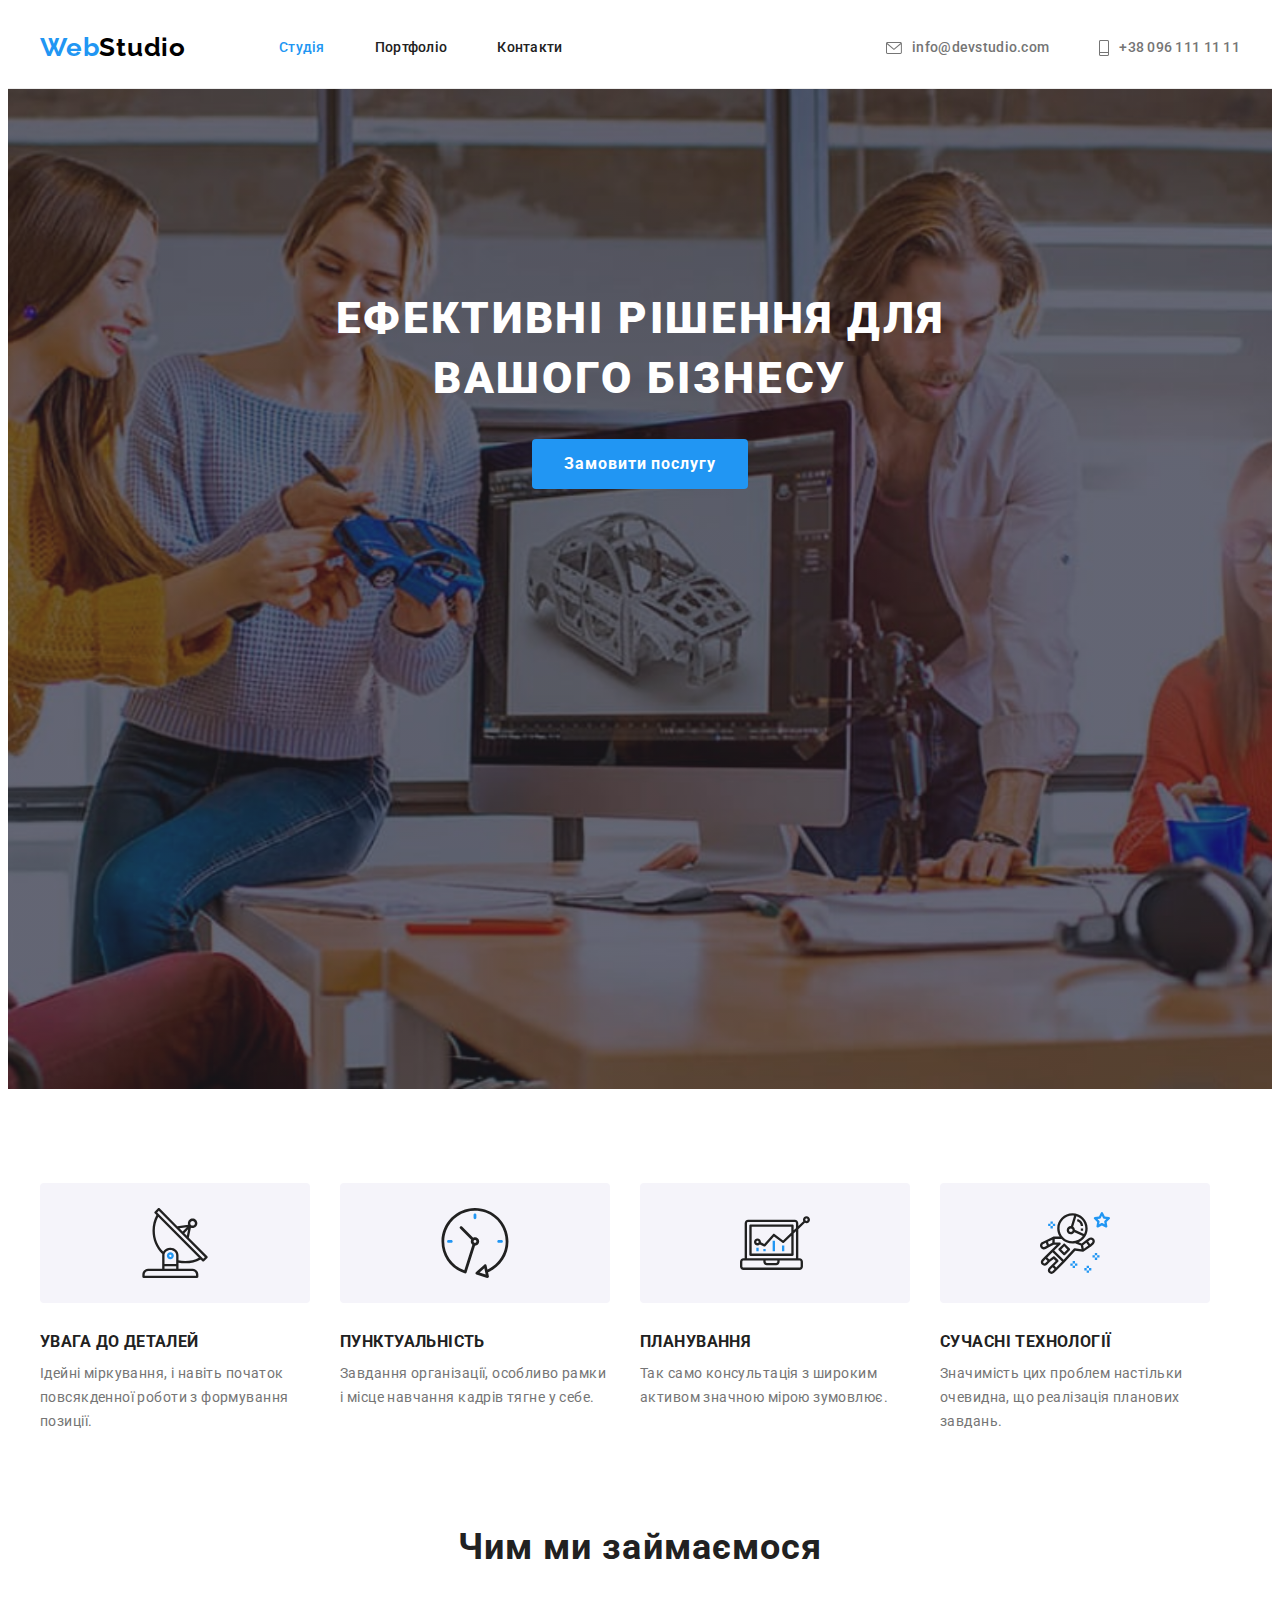
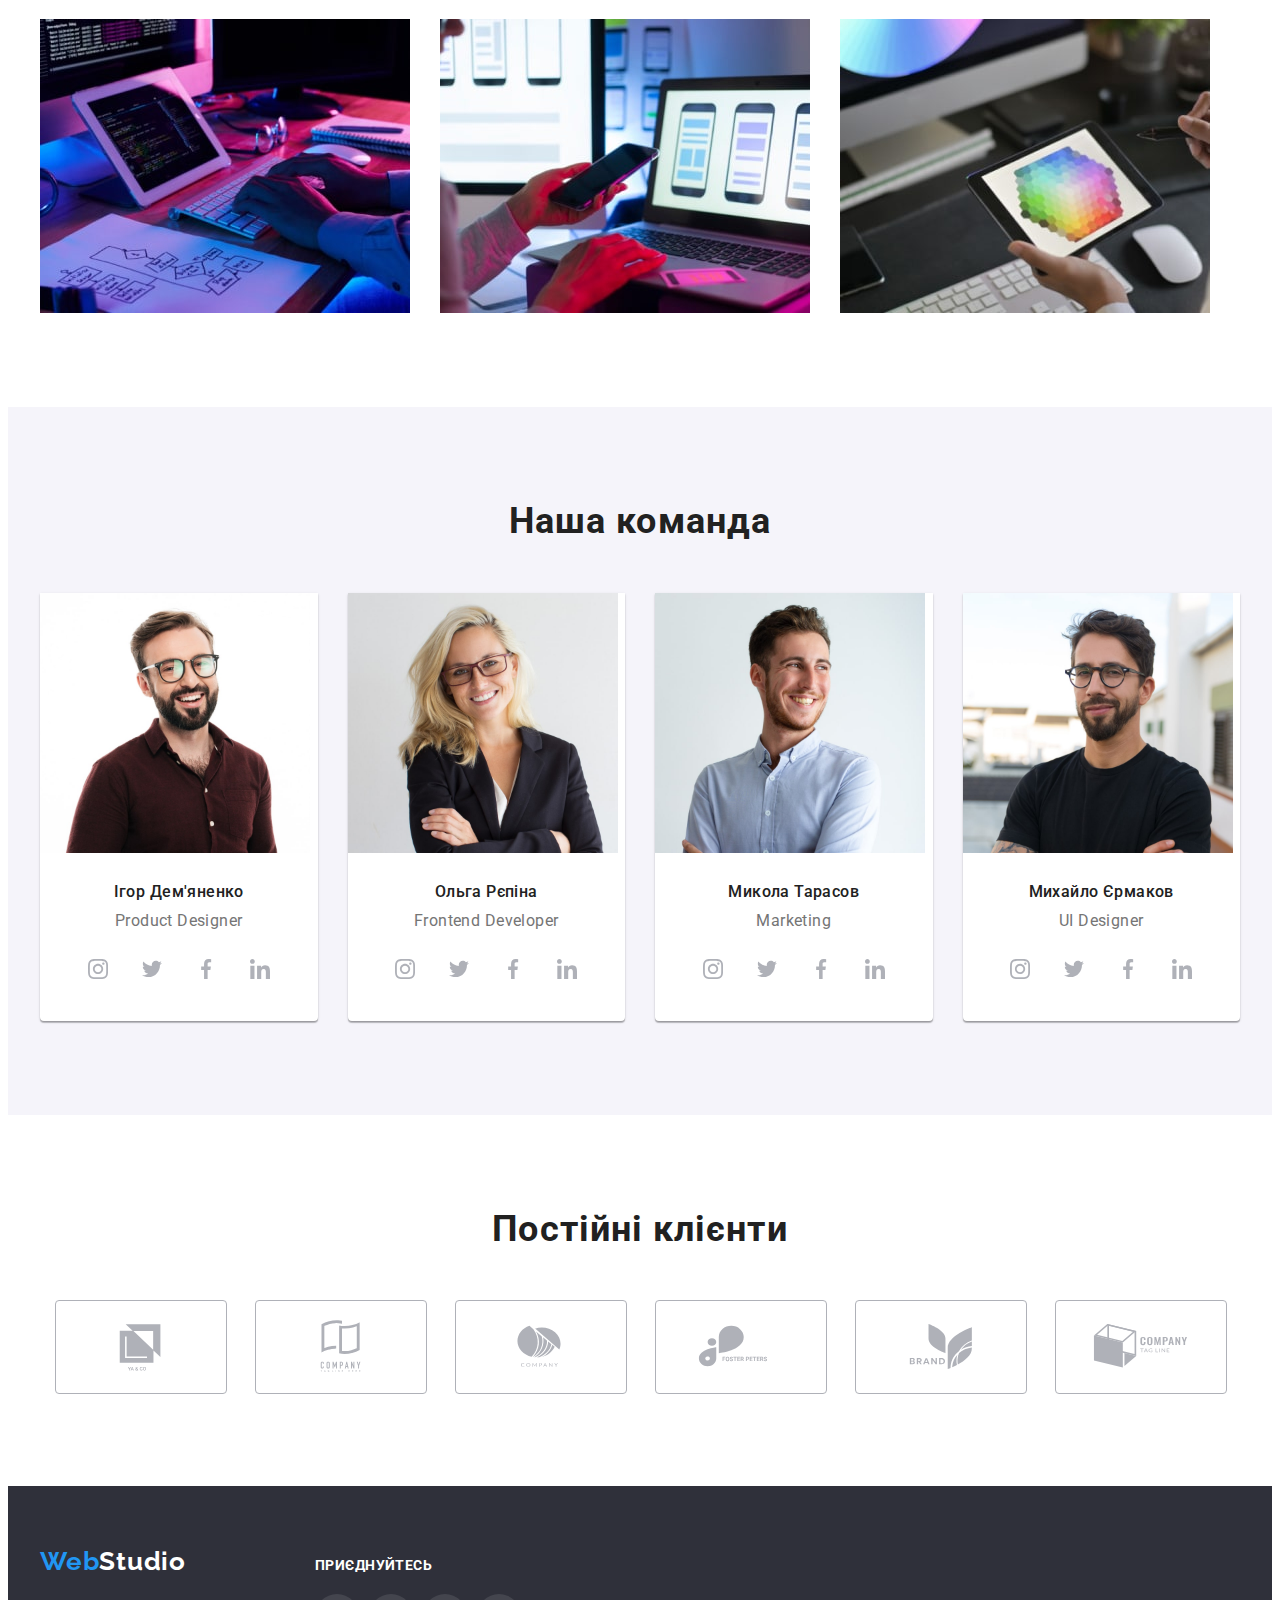
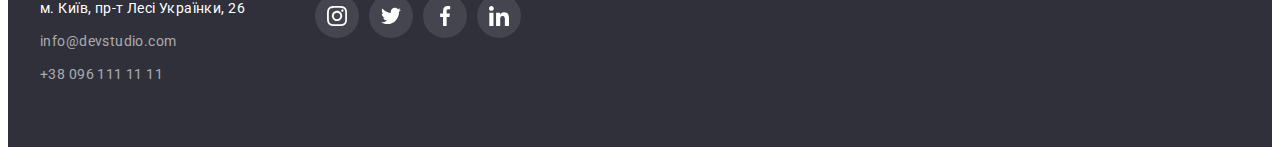
<file: index.html>
<!DOCTYPE html>
<html lang="uk">
<head>
    <meta charset="UTF-8">
    <meta http-equiv="X-UA-Compatible" content="IE=edge">
    <meta name="viewport" content="width=device-width, initial-scale=1.0">
    <title>Homework1</title>
    <link rel="preconnect" href="https://fonts.googleapis.com"> 
    <link rel="preconnect" href="https://fonts.gstatic.com" crossorigin> 
    <link href="https://fonts.googleapis.com/css2?family=Raleway:wght@700&family=Roboto:wght@400;500;700;900&display=swap" rel="stylesheet">
    <link rel="stylesheet" href="https://cdnjs.cloudflare.com/ajax/libs/modern-normalize/1.1.0/modern-normalize.min.css" integrity="sha512-wpPYUAdjBVSE4KJnH1VR1HeZfpl1ub8YT/NKx4PuQ5NmX2tKuGu6U/JRp5y+Y8XG2tV+wKQpNHVUX03MfMFn9Q==" crossorigin="anonymous" referrerpolicy="no-referrer" />
    <link rel="stylesheet" href="./css/style.css">
</head>
<!--Шапка сайту-->
<body>
   <header class="header bort">
   <div class="container">
   <a href="index.html" class="header-logo logo link"><span class="accent logo link">Web</span>Studio</a>
   <nav class="header-nav">
      <ul class="header-list list">
         <li><a href="" class="header-links link current links">Студія</a></li>
         <li><a href="./portfolio.html" class="header-links link links">Портфоліо</a></li>
         <li><a href="" class="header-links link links">Контакти</a></li>
       </ul>
     </nav>
     <div class="header-cont">
     <ul class="header-contact list">
       <li><a class="mail header-link link links" href="mailto:info@devstudio.com">
        <svg class="icon-mail">
          <use href="./img/icons.svg#icon-envelope">
          </use>
        </svg>info@devstudio.com</a></li>
       <li><a class="tel header-link link links" href="tel:+380961111111">
        <svg class="icon-tel">
          <use href="./img/icons.svg#icon-Vector">
          </use>
        </svg>+38 096 111 11 11</a></li>
     </ul>
    </div>
    </div>
    </header> 

<!--Рішення бізнесу--> 
   <main>
    <section class="hero hero-section">
      <div class="container hero-container">
        <h1 class="hero-title">Ефективні рішення для вашого бізнесу</h1>
        <button type="button" class="hero-btn">Замовити послугу</button>
      </div>
      </section>

<!--Привілегії-->  
    <section class="privilege">
    <div class="container">
    <h2 class="privilege-title">Привілегії</h2>
    <ul class="list-privilege list">
      <li class="privilege-link link">
      <div class="priv-icons">
        <svg width="70" height="70" class="btn-priv-icons">
         <use href="./img/icons.svg#icon-antenna"></use>
        </svg>
      </div>  
       <h3 class="privilege-subtitle">УВАГА ДО ДЕТАЛЕЙ</h3>
       <p class="privilege-text text">Ідейні міркування, і навіть початок повсякденної роботи з формування позиції.</p>
      </li>
      <li class="privilege-link link">
        <div class="priv-icons">
          <svg width="70" height="70" class="btn-priv-icons">
           <use href="./img/icons.svg#icon-clock"></use>
          </svg>
        </div>  
       <h3 class="privilege-subtitle">ПУНКТУАЛЬНІСТЬ</h3>
       <p class="privilege-text text">Завдання організації, особливо рамки і місце навчання кадрів тягне у себе.</p>
      </li>
      <li class="privilege-link link">
        <div class="priv-icons">
          <svg width="70" height="70" class="btn-priv-icons">
           <use href="./img/icons.svg#icon-diagram"></use>
          </svg>
        </div>  
        <h3 class="privilege-subtitle">ПЛАНУВАННЯ</h3>
        <p class="privilege-text text">Так само консультація з широким активом значною мірою зумовлює.</p>
      </li>
      <li class="privilege-link link">
        <div class="priv-icons">
          <svg width="70" height="70" class="btn-priv-icons">
           <use href="./img/icons.svg#icon-astronaut"></use>
          </svg>
        </div>  
        <h3 class="privilege-subtitle">СУЧАСНІ ТЕХНОЛОГІЇ</h3>
        <p class="privilege-text text">Значимість цих проблем настільки очевидна, що реалізація планових завдань.</p>
      </li>
    </ul>
  </div>
    </section>

<!--Чим займаємось-->
    <section class="work">
    <div class="container">  
    <h2 class="title">Чим ми займаємося</h2>
    <ul class="list-work list">
      <li class="work-items"> 
        <img src="./img/work-1.jpg" alt="Робочій процес" width="370">
      </li>
      <li class="work-items">
        <img src="./img/work-2.jpg" alt="Смартфон" width="370">
      </li>
      <li class="work-items">
        <img src="./img/work-3.jpg" alt="Планшет" width="370">
      </li>
    </ul>
  </div>
    </section>
<!--Команда-->
    <section class="team">
      <div class="container">
      <h2 class="title">Наша команда</h2>
      <ul class="team-container list-team list">
        <li class="team-items link">
          <img src="./img/team-1.jpg" alt="Команда1" width="270">
          <h3 class="team-subtitle">Ігор Дем'яненко</h3>
          <p class="team-info">Product Designer</p>
          <ul class="team-soc-list list">
            <li class="team-soc-item"><a href="#" class="team-soc-link link">
              <svg width="20" height="20" class="team-soc-icons">
                <use href="./img/icons.svg#icon-instagram"></use>
              </svg>
            </a></li>
            <li class="team-soc-item"><a href="#" class="team-soc-link link">
              <svg width="20" height="20" class="team-soc-icons">
                <use href="./img/icons.svg#icon-twitter"></use>
              </svg>
            </a></li>
            <li class="team-soc-item"><a href="#" class="team-soc-link link">
              <svg width="20" height="20" class="team-soc-icons">
                <use href="./img/icons.svg#icon-facebook"></use>
              </svg>
            </a></li>
            <li class="team-soc-item"><a href="#" class="team-soc-link link"> 
             <svg width="20" height="20" class="team-soc-icons">
                <use href="./img/icons.svg#icon-linkedin"></use>
              </svg>
            </a></li>
          </ul>
        </li>
        <li class="team-items link">
          <img src="./img/team-2.jpg" alt="Команда2" width="270">
          <h3 class="team-subtitle">Ольга Рєпіна</h3>
          <p class="team-info">Frontend Developer</p>
          <ul class="team-soc-list list">
            <li class="team-soc-item"><a href="#" class="team-soc-link link">
              <svg width="20" height="20" class="team-soc-icons">
                <use href="./img/icons.svg#icon-instagram"></use>
              </svg>
            </a></li>
            <li class="team-soc-item"><a href="#" class="team-soc-link link"><svg width="20" height="20"
              class="team-soc-icons">
                <use href="./img/icons.svg#icon-twitter"></use>
              </svg>
            </a></li>
            <li class="team-soc-item"><a href="#" class="team-soc-link link"><svg width="20" height="20"
              class="team-soc-icons">
                <use href="./img/icons.svg#icon-facebook"></use>
              </svg>
            </a></li>
            <li class="team-soc-item"><a href="#" class="team-soc-link link"><svg width="20" height="20"
              class="team-soc-icons">
                <use href="./img/icons.svg#icon-linkedin"></use>
              </svg>
            </a></li>
          </ul>
        </li>
        <li class="team-items link">
          <img src="./img/team-3.jpg" alt="Команда3" width="270">
          <h3 class="team-subtitle">Микола Тарасов</h3>
          <p class="team-info">Marketing</p>
          <ul class="team-soc-list list">
            <li class="team-soc-item"><a href="#" class="team-soc-link link">
              <svg width="20" height="20"
              class="team-soc-icons">
                <use href="./img/icons.svg#icon-instagram"></use>
              </svg>
            </a></li>
            <li class="team-soc-item"><a href="#" class="team-soc-link link"><svg width="20" height="20"
              class="team-soc-icons">
                <use href="./img/icons.svg#icon-twitter"></use>
              </svg>
            </a></li>
            <li class="team-soc-item"><a href="#" class="team-soc-link link"><svg width="20" height="20"
              class="team-soc-icons">
                <use href="./img/icons.svg#icon-facebook"></use>
              </svg>
            </a></li>
            <li class="team-soc-item"><a href="#" class="team-soc-link link"><svg width="20" height="20"
              class="team-soc-icons">
                <use href="./img/icons.svg#icon-linkedin"></use>
              </svg>
            </a></li>
          </ul>
        </li>
        <li class="team-items link">
          <img src="./img/team-4.jpg" alt="Команда4" width="270">
          <h3 class="team-subtitle">Михайло Єрмаков</h3>
          <p class="team-info">UI Designer</p>
          <ul class="team-soc-list list">
            <li class="team-soc-item"><a href="#" class="team-soc-link link">
              <svg width="20" height="20"
              class="team-soc-icons">
                <use href="./img/icons.svg#icon-instagram"></use>
              </svg>
            </a></li>
            <li class="team-soc-item"><a href="#" class="team-soc-link link"><svg width="20" height="20"
              class="team-soc-icons">
                <use href="./img/icons.svg#icon-twitter"></use>
              </svg>
            </a></li>
            <li class="team-soc-item"><a href="#" class="team-soc-link link"><svg width="20" height="20"
              class="team-soc-icons">
                <use href="./img/icons.svg#icon-facebook"></use>
              </svg>
            </a></li>
            <li class="team-soc-item"><a href="#" class="team-soc-link link"><svg width="20" height="20"
              class="team-soc-icons">
                <use href="./img/icons.svg#icon-linkedin"></use>
              </svg>
            </a></li>
          </ul>
        </li>
      </ul>
    </div>
    </section>
    <!--Клієнти-->
    <section class="client">
    <div class="container">
      <h2 class="title">Постійні клієнти</h2>
      <ul class="client-list list">
        <li class="client-link link">
        <a href="#" class="client-item">
         <svg class="client-icons" width="106" height="60">
         <use href="./img/icons.svg#icon-Logo"></use>
         </svg>  
        </a></li>
        <li class="client-link link">
        <a href="#" class="client-item">
          <svg class="client-icons" width="106" height="60">
          <use href="./img/icons.svg#icon-Logo-1"></use>
          </svg>  
        </a></li>
        <li class="client-link link">
        <a href="#" class="client-item">
          <svg class="client-icons" width="106" height="60">
          <use href="./img/icons.svg#icon-Logo-2"></use>
          </svg>  
        </a></li>
        <li class="client-link link">
        <a href="#" class="client-item">
          <svg class="client-icons" width="106" height="60">
          <use href="./img/icons.svg#icon-Logo-3"></use>
          </svg>  
        </a></li>
        <li class="client-link link">
        <a href="#" class="client-item">
          <svg class="client-icons" width="106" height="60">
          <use href="./img/icons.svg#icon-Logo-4"></use>
          </svg>  
        </a></li>
        <li class="client-link link">
        <a href="#" class="client-item">
          <svg class="client-icons" width="106" height="60">
          <use href="./img/icons.svg#icon-Logo-5"></use>
          </svg>  
        </a></li>
      </ul>
    </div>  
    </section>
   </main>
<!--Футер-->
   <footer class="footer">
    <div class="footer-container container ">
    <div class="logo-container">
    <a href="/" class="footer-logo logo link"><span class="accent logo link">Web</span>Studio</a>
    <address class="address">
      <ul class="footer-list list">
        <li class="footer-items"><a href="https://goo.gl/maps/qDodeFptJs4gTQPLA" target="_blank" 
          rel="noreferrer nofollow noopener" class="footer-links link text">м. Київ, пр-т Лесі Українки, 26</a></li>
        <li class="footer-items"><a href="mailto:info@devstudio.com" class="footer-links footer-address link text">info@devstudio.com</a></li>
        <li class="footer-items"><a href="tel:+380961111111" class="footer-links footer-address link text">+38 096 111 11 11</a></li>
      </ul>
    </address>
  </div>
  <div class="soc-container">
   <p class="soc-team">приєднуйтесь</p> 
   <ul class="social-list list">
    <li class="social-link link"><a href="#" class="social-item">
     <svg class="social-icons" width="20" height="20">
      <use href="./img/icons.svg#icon-instagram"></use>
     </svg></a>
    </li>
    <li class="social-link link"><a href="#" class="social-item">
      <svg class="social-icons" width="20" height="20">
       <use href="./img/icons.svg#icon-twitter"></use>
      </svg></a>
     </li>
     <li class="social-link link"><a href="#" class="social-item">
      <svg class="social-icons" width="20" height="20">
       <use href="./img/icons.svg#icon-facebook"></use>
      </svg></a>
     </li>
     <li class="social-link link"><a href="#" class="social-item">
      <svg class="social-icons" width="20" height="20">
       <use href="./img/icons.svg#icon-linkedin"></use>
      </svg></a>
     </li>
   </ul>
  </div>
</div>
   </footer>
</body>
</html>
</file>
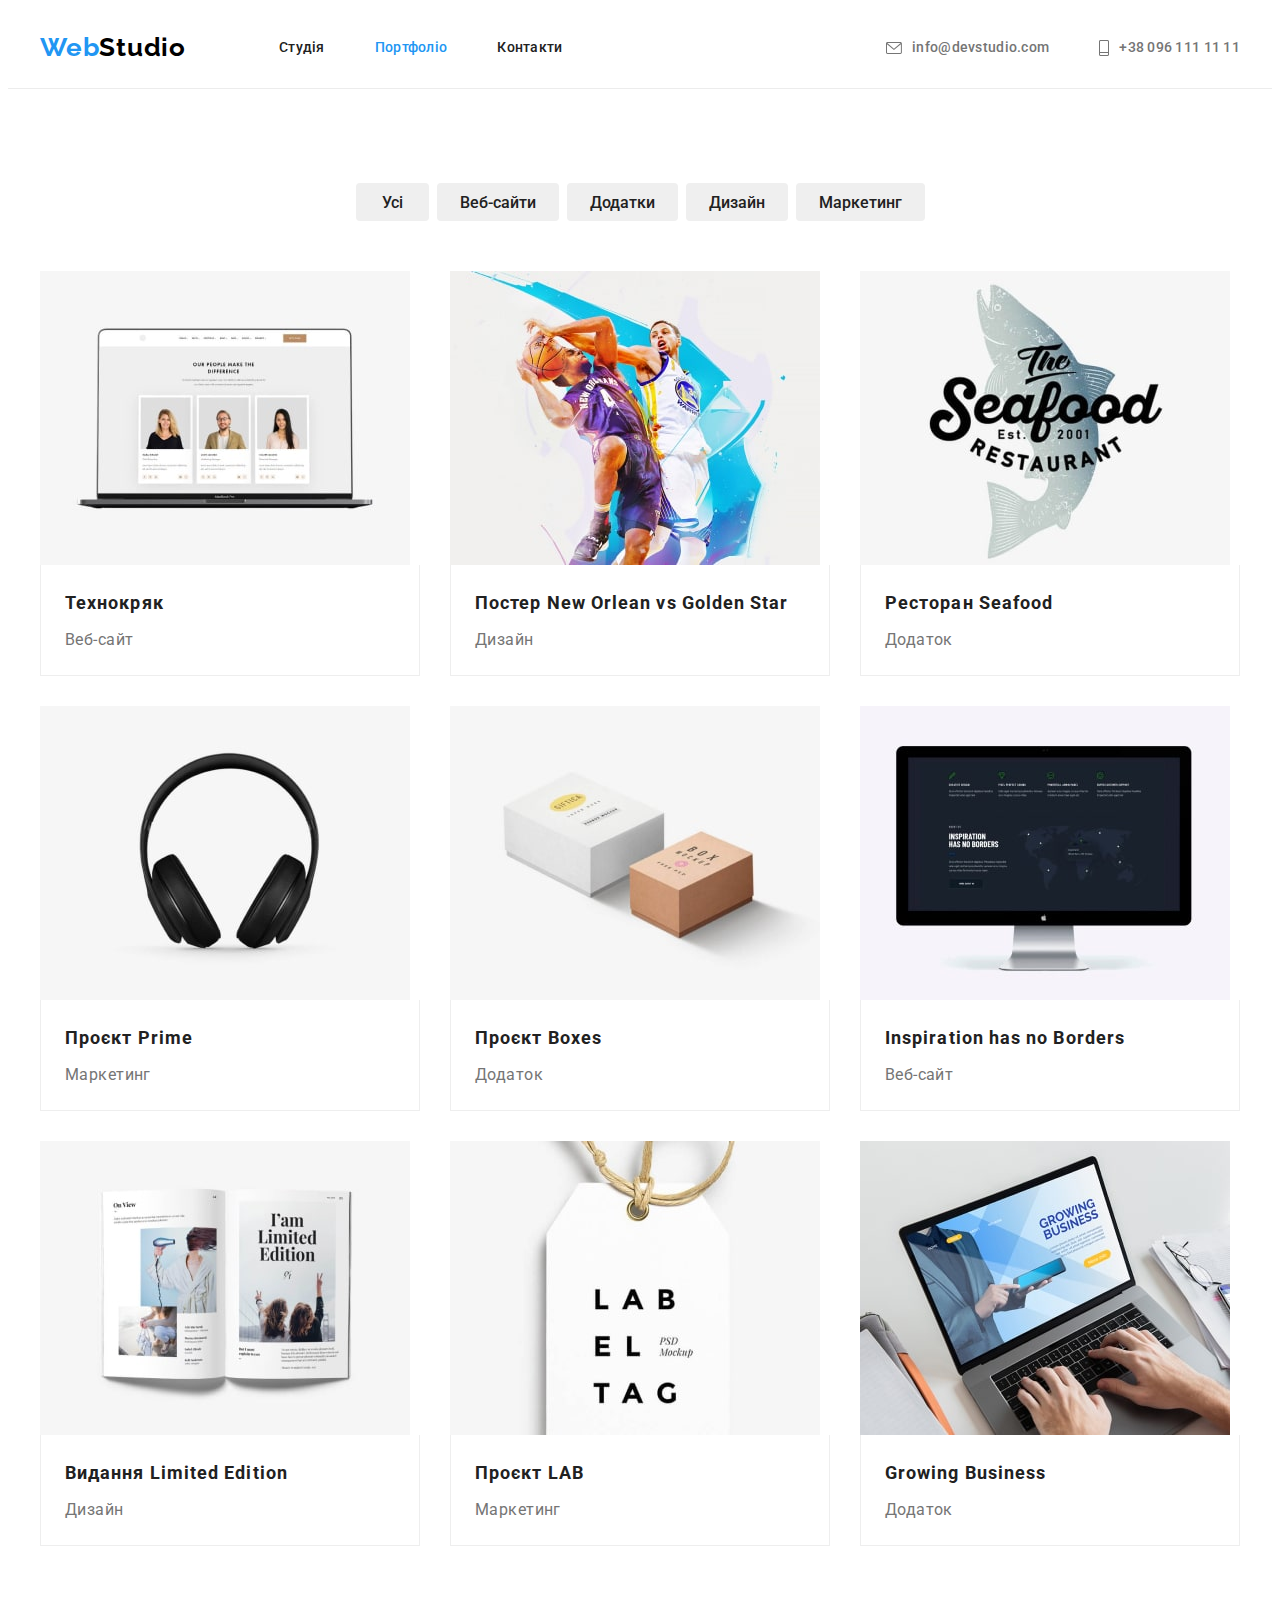
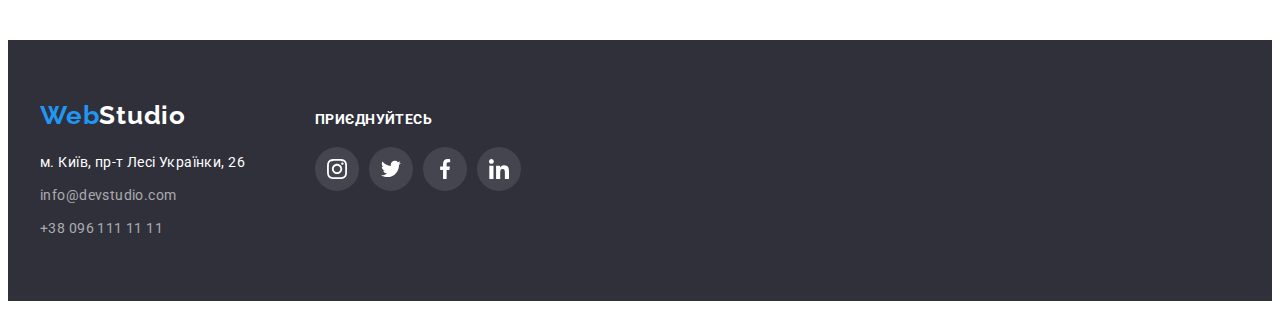
<file: portfolio.html>
<!DOCTYPE html>
<html lang="uk">
<head>
    <meta charset="UTF-8">
    <meta http-equiv="X-UA-Compatible" content="IE=edge">
    <meta name="viewport" content="width=device-width, initial-scale=1.0">
    <title>Homework1</title>
    <link rel="preconnect" href="https://fonts.googleapis.com"> 
    <link rel="preconnect" href="https://fonts.gstatic.com" crossorigin> 
    <link href="https://fonts.googleapis.com/css2?family=Raleway:wght@700&family=Roboto:wght@400;500;700;900&display=swap" rel="stylesheet">
    <link rel="stylesheet" href="https://cdnjs.cloudflare.com/ajax/libs/modern-normalize/1.1.0/modern-normalize.min.css" integrity="sha512-wpPYUAdjBVSE4KJnH1VR1HeZfpl1ub8YT/NKx4PuQ5NmX2tKuGu6U/JRp5y+Y8XG2tV+wKQpNHVUX03MfMFn9Q==" crossorigin="anonymous" referrerpolicy="no-referrer" />
    <link rel="stylesheet" href="./css/style.css">
</head>
<!--Шапка сайту-->
<body>
  <header class="header bort">
  <div class="container">
  <a href="index.html" class="header-logo logo link"><span class="accent logo link">Web</span>Studio</a>
  <nav class="header-nav">
     <ul class="header-list list">
        <li><a href="./index.html" class="header-links link links">Студія</a></li>
        <li><a href="" class="header-links link current links">Портфоліо</a></li>
        <li><a href="" class="header-links link links">Контакти</a></li>
      </ul>
    </nav>
    <div class="header-cont">
    <ul class="header-contact list">
      <li><a class="mail header-link link links" href="mailto:info@devstudio.com">
       <svg class="icon-mail">
         <use href="./img/icons.svg#icon-envelope">
         </use>
       </svg>info@devstudio.com</a></li>
      <li><a class="tel header-link link links" href="tel:+380961111111">
       <svg class="icon-tel">
         <use href="./img/icons.svg#icon-Vector">
         </use>
       </svg>+38 096 111 11 11</a></li>
    </ul>
   </div>
   </div>
   </header> 
<!--Портфоліо-->
<main>
<section class="section portfolio">
<div class="container"> 
<h1 class="privilege-title">Портфоліо</h1>
<ul class="element portfolio-list list">
  <li class="element-item"><button type="button" class="portfolio-btn">Усі</button></li>
  <li class="element-item"><button type="button" class="portfolio-btn">Веб-сайти</button></li>
  <li class="element-item"><button type="button" class="portfolio-btn">Додатки</button></li>
  <li class="element-item"><button type="button" class="portfolio-btn">Дизайн</button></li>
  <li class="element-item"><button type="button" class="portfolio-btn">Маркетинг</button></li>
</ul>
<ul class="port portfolio-list list">
  <li class="port-item portfolio-link ">
    <a href="#" class="tehrk link">
      <img src="./img/portfolio-1.jpg" alt="Веб-сайт" width="370">
      <div class="port-blok">
      <h2 class="portfolio-text">Технокряк</h2>
      <p class="portfolio-info">Веб-сайт</p>
    </div>
    </a>
  </li>
  <li class="port-item portfolio-link">
    <a href="#"class="tehrk link">
      <img src="./img/portfolio-2.jpg" alt="Баскетбол" width="370">
      <div class="port-blok">
      <h2 class="portfolio-text"> Постер <span lang="en">New Orlean vs Golden Star</span> </h2>
      <p class="portfolio-info">Дизайн</p>
    </div>
    </a>
  </li>
  <li class="port-item portfolio-link">
    <a href="#"class="tehrk link">
      <img src="./img/portfolio-3.jpg" alt="Рибний ресторан" width="370">
      <div class="port-blok">
      <h2 class="portfolio-text"> Ресторан <span lang="en">Seafood</span> </h2>
      <p class="portfolio-info">Додаток</p>
    </div>
    </a>
  </li>
  <li class="port-item portfolio-link">
    <a href="#"class="tehrk link">
      <img src="./img/portfolio-4.jpg" alt="Навушники" width="370">
      <div class="port-blok">
      <h2 class="portfolio-text"> Проєкт <span lang="en">Prime</span></h2>
      <p class="portfolio-info">Маркетинг</p>
    </div>    
    </a>
  </li>
  <li class="port-item portfolio-link">
    <a href="#"class="tehrk link">
      <img src="./img/portfolio-5.jpg" alt="Коробка" width="370">
      <div class="port-blok">
      <h2 class="portfolio-text"> Проєкт <span lang="en">Boxes</span></h2>
      <p class="portfolio-info">Додаток</p>
    </div>
    </a>
  </li>
  <li class="port-item portfolio-link">
    <a href="#"class="tehrk link">
      <img src="./img/portfolio-6.jpg" alt="Монітор" width="370">
      <div class="port-blok">
      <h2 class="portfolio-text"><span lang="en">Inspiration has no Borders</span></h2>
      <p class="portfolio-info">Веб-сайт</p>
    </div>
    </a>
  </li>
  <li class="port-item portfolio-link">
    <a href="#"class="tehrk link">
      <img src="./img/portfolio-7.jpg" alt="Журнал" width="370">
      <div class="port-blok">
      <h2 class="portfolio-text"> Видання <span lang="en">Limited Edition</span></h2>
      <p class="portfolio-info">Дизайн</p>
    </div>
    </a>
  </li>
  <li class="port-item portfolio-link">
    <a href="#"class="tehrk link">
      <img src="./img/portfolio-8.jpg" alt="Бірка" width="370">
      <div class="port-blok">
      <h2 class="portfolio-text"> Проєкт <span lang="en">LAB</span></h2>
      <p class="portfolio-info">Маркетинг</p>
    </div>
    </a>
  </li>
  <li class="port-item portfolio-link">
    <a href="#"class="tehrk link">
      <img src="./img/portfolio-9.jpg" alt="Ноутбук" width="370">
      <div class="port-blok">
      <h2 class="portfolio-text"><span lang="en">Growing Business</span></h2>
      <p class="portfolio-info ">Додаток</p>
    </div>
    </a>
  </li>
</ul>
</div>
      </section>
      </main>
<!--Футер-->
<footer class="footer">
  <div class="footer-container container ">
  <div class="logo-container">
  <a href="/" class="footer-logo logo link"><span class="accent logo link">Web</span>Studio</a>
  <address class="address">
    <ul class="footer-list list">
      <li class="footer-items"><a href="https://goo.gl/maps/qDodeFptJs4gTQPLA" target="_blank" 
        rel="noreferrer nofollow noopener" class="footer-links link text">м. Київ, пр-т Лесі Українки, 26</a></li>
      <li class="footer-items"><a href="mailto:info@devstudio.com" class="footer-links footer-address link text">info@devstudio.com</a></li>
      <li class="footer-items"><a href="tel:+380961111111" class="footer-links footer-address link text">+38 096 111 11 11</a></li>
    </ul>
  </address>
</div>
<div class="soc-container">
 <p class="soc-team">приєднуйтесь</p> 
 <ul class="social-list list">
  <li class="social-link link"><a href="#" class="social-item">
   <svg class="social-icons" width="20" height="20">
    <use href="./img/icons.svg#icon-instagram"></use>
   </svg></a>
  </li>
  <li class="social-link link"><a href="#" class="social-item">
    <svg class="social-icons" width="20" height="20">
     <use href="./img/icons.svg#icon-twitter"></use>
    </svg></a>
   </li>
   <li class="social-link link"><a href="#" class="social-item">
    <svg class="social-icons" width="20" height="20">
     <use href="./img/icons.svg#icon-facebook"></use>
    </svg></a>
   </li>
   <li class="social-link link"><a href="#" class="social-item">
    <svg class="social-icons" width="20" height="20">
     <use href="./img/icons.svg#icon-linkedin"></use>
    </svg></a>
   </li>
 </ul>
</div>
</div>
 </footer>
</body>
</html>
</file>
<file: css/style.css>
:root {
--primary-header-color: #212121;
--second-color: #757575;
--accent-color: #2196F3;
--primary-color: #212121;
--primary-text-color: #757575;
--bg-color: #FFFFFF;
--btn-color: #2196F3;
--second-text-color: #FFFFFF; 
--second-bg-color: #F5F4FA; 
--border-color: #EEEEEE;
--second-brdr-color: #AFB1B8; 
--second-border-color: #ECECEC;
--footer-color: #2F303A;
--second-btn-color: #188CE8;
--logo-color: #000000;
}
p, h1, h2, h3, h4, h5, h6 {
margin: 0px;
}
ul {
margin: 0px;
padding-left: 0px;    
}
img {
display: block;    
}  
body {
font-family: 'Roboto', sans-serif;
font-size: 14px;
line-height: 1.71;
letter-spacing: 0.03em;
color: var(--primary-text-color);
background-color: var(--bg-color);
}

    /*---UNIVERSAL CLASSES---*/
.container {
width: 1200px;
padding: 0px 15px; 
margin: 0px auto;   
}
.section {
padding-top: 94px; 
padding-bottom: 94px;   
} 
.link {
text-decoration: none;
}
.list {
list-style: none;
}
.links {
font-weight: 500;
font-size: 14px;
line-height: 1.14;
letter-spacing: 0.02em;
}
.title {
font-weight: 700;
font-size: 36px;
line-height: 1.16;
text-align: center;
letter-spacing: 0.03em;
color: var(--primary-header-color);    
}
.text {
font-size: 14px;
line-height: 1.71;
letter-spacing: 0.03em;    
}
.logo {
font-family: 'Raleway', sans-serif;
font-weight: 700;
font-size: 26px;
line-height: 1.19;
letter-spacing: 0.03em;
}    
  
/*---HEADER---*/
.header .container {
display: flex;
align-items: center;    
}   
.header-logo {
color: var(--logo-color); 
padding-top: 24px; 
padding-bottom: 25px;
display: block;  
margin-right: 93px;
}
.accent {
color:var(--accent-color) ;
}    
.current {
color: var(--accent-color);    
} 
.header-list,
.header-contact {
display: flex; 
align-items: center;
}
.header-list .link,
.header-contact .link {
padding-top: 32px;   
padding-bottom: 32px; 
}
.header-list > li:not(:last-child){
margin-right: 50px;    
}
.header-links {
color: var(--primary-color);
}
.header-links:hover,
.header-links:focus {
color: var(--accent-color);
fill: var(--accent-color);
}
.header-contact .header-link {
display: flex;   
align-items: center; 
color: var(--second-color);
}
.header-cont {
margin-left: auto;
}
.icon-mail {
width: 16px; 
height: 12px; 
margin-right: 10px;
fill: currentColor;
}
.icon-tel {
width: 10px; 
height: 16px; 
margin-right: 10px;
fill: currentColor;
}
.tel {
margin-left: 50px;    
}
.header-link:hover,
.header-link:focus {
color: var(--accent-color);
fill: var(--accent-color);
}

    /*---HERO---*/
.hero {
background-color: var(--primary-color);
text-align: center;
} 
.hero-section {
max-width: 1600px; 
height: 600px;
margin-left: auto;
margin-right: auto;
padding: 200px 0px;
background-image: linear-gradient(rgba(47, 48, 58, 0.4), rgba(47, 48, 58, 0.4)), url("../img/hero.jpg");
background-repeat: no-repeat;
background-size: cover;
background-position: center;
} 
.hero-container {
margin-bottom: 0px;
} 
.hero-title {
font-weight: 900;
font-size: 44px;
line-height: 1.36;
letter-spacing: 0.06em;
text-transform: uppercase;
text-align: center;
color: var(--second-text-color);
max-width: 696px; 
margin: 0px auto;
}      
.hero-btn {
font-family: inherit;
font-weight: 700;
font-size: 16px;
line-height: 1.88;
cursor: pointer;
letter-spacing: 0.06em;    
color: var(--bg-color);
background-color: var(--btn-color);

border-radius: 4px;
padding: 10px 32px;
min-width: 216px;
height: 50px;
text-align: center;
display: inline-block;
margin-top: 30px;
border: none;
}
.hero-btn:hover,
.hero-btn:focus {
background-color: var(--second-btn-color);
}

/*---PRIVILEGE---*/
.privilege {
padding: 94px 0px;
}
.privilege-title {
position: absolute;
width: 1px;
height: 1px;
margin: -1px;
border: 0;
padding: 0;

white-space: nowrap;
clip-path: inset(100%);
clip: rect(0 0 0 0);
overflow: hidden;
}
.list-privilege {
display: flex;
column-gap: 30px; 
}
.privilege-link {
width: 270px;
}
.privilege-subtitle {
font-weight: 700;
line-height: 1.14;
text-transform: uppercase;
color: var(--primary-header-color);    
margin-bottom: 10px;
}
.privilege-text {
color: var(--second-color);
}
.priv-icons {
display: flex;    
justify-content: center;
align-items: center;
width: 270px;
height: 120px;
background-color: var(--second-bg-color);
margin-bottom: 30px;
border-radius: 4px;
}
.priv-icons:not(:last-child) {
margin-right: 30px;    
}
.priv-icons:focus {
border-color: var(--accent-color);    
}

/*---WORK---*/
.list-work {
display: flex;
column-gap: 30px;
}
.work {
padding-bottom: 94px;
}
.title {
margin-bottom: 50px;
}

/*---TEAM---*/
.team {
background-color: var(--second-bg-color);    
padding: 94px 0 ;
}
.title {
margin-bottom: 50px;    
}
.team-container {
display: flex;
}
.team-items:not(:last-child){
margin-right: 30px;    
}
.team-items {
width: calc((100% - 60px) / 3);
background: var(--bg-color);
box-shadow: 0px 1px 3px rgba(0, 0, 0, 0.12), 0px 1px 1px rgba(0, 0, 0, 0.14), 0px 2px 1px rgba(0, 0, 0, 0.2);
border-radius: 0px 0px 4px 4px; 
}
.team-subtitle {
font-weight: 500;
font-size: 16px;
line-height: 1.18;
text-align: center;
color: var(--primary-color);    
margin-top: 30px;
margin-bottom: 10px;
}
.team-info {
font-size: 16px;
line-height: 1.18;
text-align: center;
color: var(--second-color);    
margin-bottom: 16px;
}
.team-soc-list {
display: flex;   
justify-content: center; 
align-items: center;
margin-bottom: 30px;
}
.team-soc-item {
    width: 44px;    
    height: 44px;
}
.team-soc-item:not(:last-child) {
margin-right: 10px;  
}
.team-soc-link {
width: 100%;    
height: 100%;
display: flex;
border-radius: 50%;
background-color:var(--bg-color);
justify-content: center;
align-items: center;
color: var(--second-brdr-color);
}
.team-soc-link:hover {
color: var(--second-text-color);
background-color: var(--accent-color);
}
.team-soc-icons {
fill: currentColor;
}

/*--Клієнти--*/
.client {
padding: 94px 0px;  
}
.client-list {
display: flex; 
justify-content: center;
align-items: center;
}
.client-link {  
width: 170px;    
height: 92px;
}
.client-link:not(:last-child) {
margin-right: 30px;    
}
.client-item {
width: 100%;
height: 100%;
display: flex; 
justify-content: center;
align-items: center;  
fill: var(--second-brdr-color);
border: 1px solid var(--second-brdr-color);
border-radius: 4px; 
background-color: var(--bg-color);
}
.client-link:focus,
.client-link:hover,
.client-item:focus,
.client-item:hover {
fill: var(--accent-color);
border-color: var(--accent-color);    
}

/*---FOOTER---*/
.footer-container {
display: flex;  
align-items: baseline;  
}
.footer .logo-container {
display: inline-block
}
.footer {
background-color: var(--footer-color); 
padding: 60px 0;   
}
.footer-logo {
display: inline-block;
color: var(--bg-color); 
margin-bottom: 20px;
}
.address {
display: block; 
justify-items: flex-start;   
}
.footer-items:not(:last-child) {
margin-bottom: 9px;    
}
.footer-links {
font-style: normal;
color: var(--bg-color);
}
.footer-address {
color: rgba(255, 255, 255, 0.6);    
}
.footer-links:hover,
.footer-links:focus {
color: var(--accent-color);    
}
.soc-container {
display: inline-block;
margin-left: 70px;
}
.soc-team {
font-weight: 700;
line-height: 1.16;
text-transform: uppercase;    
color: var(--second-text-color); 
margin-bottom: 20px; 
text-align: left;
}
.social-list {
display: flex; 
justify-content: center;
align-items: center;
min-width: 206px;  
}
.social-link {
width: 44px;   
height: 44px; 
}
.social-link:not(:last-child) {
margin-right: 10px;  
}
.social-item {
width: 100%;    
height: 100%;
display: flex;
justify-content: center;
align-items: center;
border-radius: 50%;
background-color: rgba(255, 255, 255, 0.1);
color: var(--second-text-color);
}
.social-item:hover {
background-color: var(--accent-color);
}
.social-icons {
fill: currentColor;    
}

/*---PORTFOLIO---*/
.bort {
border-bottom: 1px solid var(--second-border-color);
}
.portfolio {
padding: 94px 0;    
}
.element {
margin-bottom: 50px;
display: flex;  
justify-content: center;  
}
.element-item:not(:last-child) {
margin-right: 8px;  
}
.portfolio-btn {
display: inline-block;
font-family: inherit;
font-weight: 500;
font-size: 16px;
line-height: 1.62;
text-align: center;
cursor: pointer;
color: var(--primary-color);

border: 1px solid transparent;
border-radius: 4px;
padding: 6px 22px;
min-width: 73px;
height: 38px;
}
.current {
color: var(--accent-color);    
}
.portfolio-btn:hover,
.portfolio-btn:focus {
color: var(--second-text-color);
box-shadow: 0px 3px 1px rgba(0, 0, 0, 0.1), 0px 1px 2px rgba(0, 0, 0, 0.08), 0px 2px 2px rgba(0, 0, 0, 0.12);
background: var(--btn-color);
}
.port {
display: flex;  
flex-wrap: wrap;
align-items: center;
margin-left: 0px;
margin-right: 0px; 
}
.port-item {
width: 370px;
}
.port-item {
width:calc((100% - 60px)/3);
margin-right: 30px;
margin-bottom: 30px;
} 
.port-item:nth-child(3n) {
margin-right: 0px;    
}
.port-item:nth-last-child(-n+3) {
margin-bottom: 0px;    
}
.port-blok {
padding: 20px 24px;
background: var(--second-text-color);
border-bottom: 1px solid var(--border-color);
border-left: 1px solid var(--border-color);
border-right: 1px solid var(--border-color);
}
.portfolio-text {
font-weight: 700;
font-size: 18px;
line-height: 2;
letter-spacing: 0.06em;
color: var(--primary-color);    
margin-bottom: 4px;
}
.portfolio-info {
font-size: 16px;
line-height: 1.88;
color: var(--second-color);    
}
.tehrk {
display: block;    
}
.tehrk:hover,
.tehrk:focus {
background: var(--bg-color);
box-shadow: 0px 1px 1px rgba(0, 0, 0, 0.12), 0px 4px 4px rgba(0, 0, 0, 0.06), 1px 4px 6px rgba(0, 0, 0, 0.16);
}
</file>
